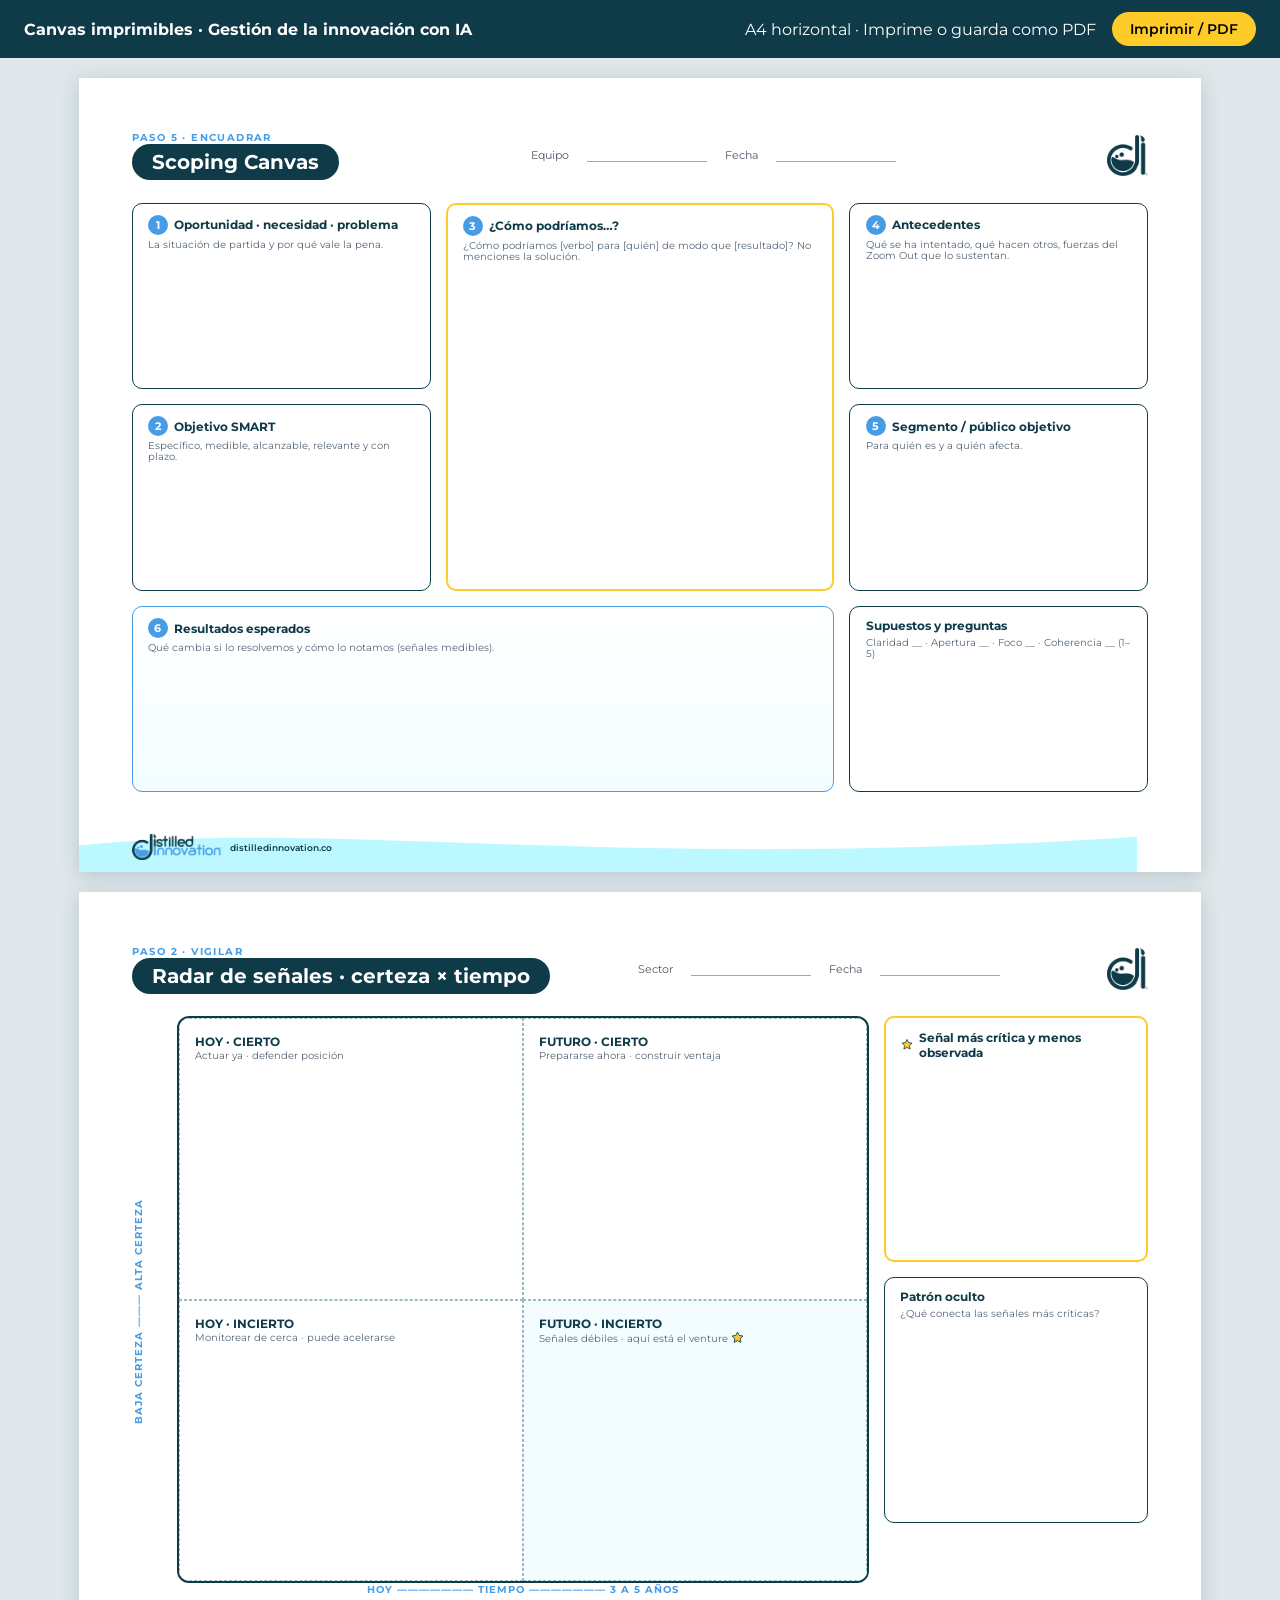
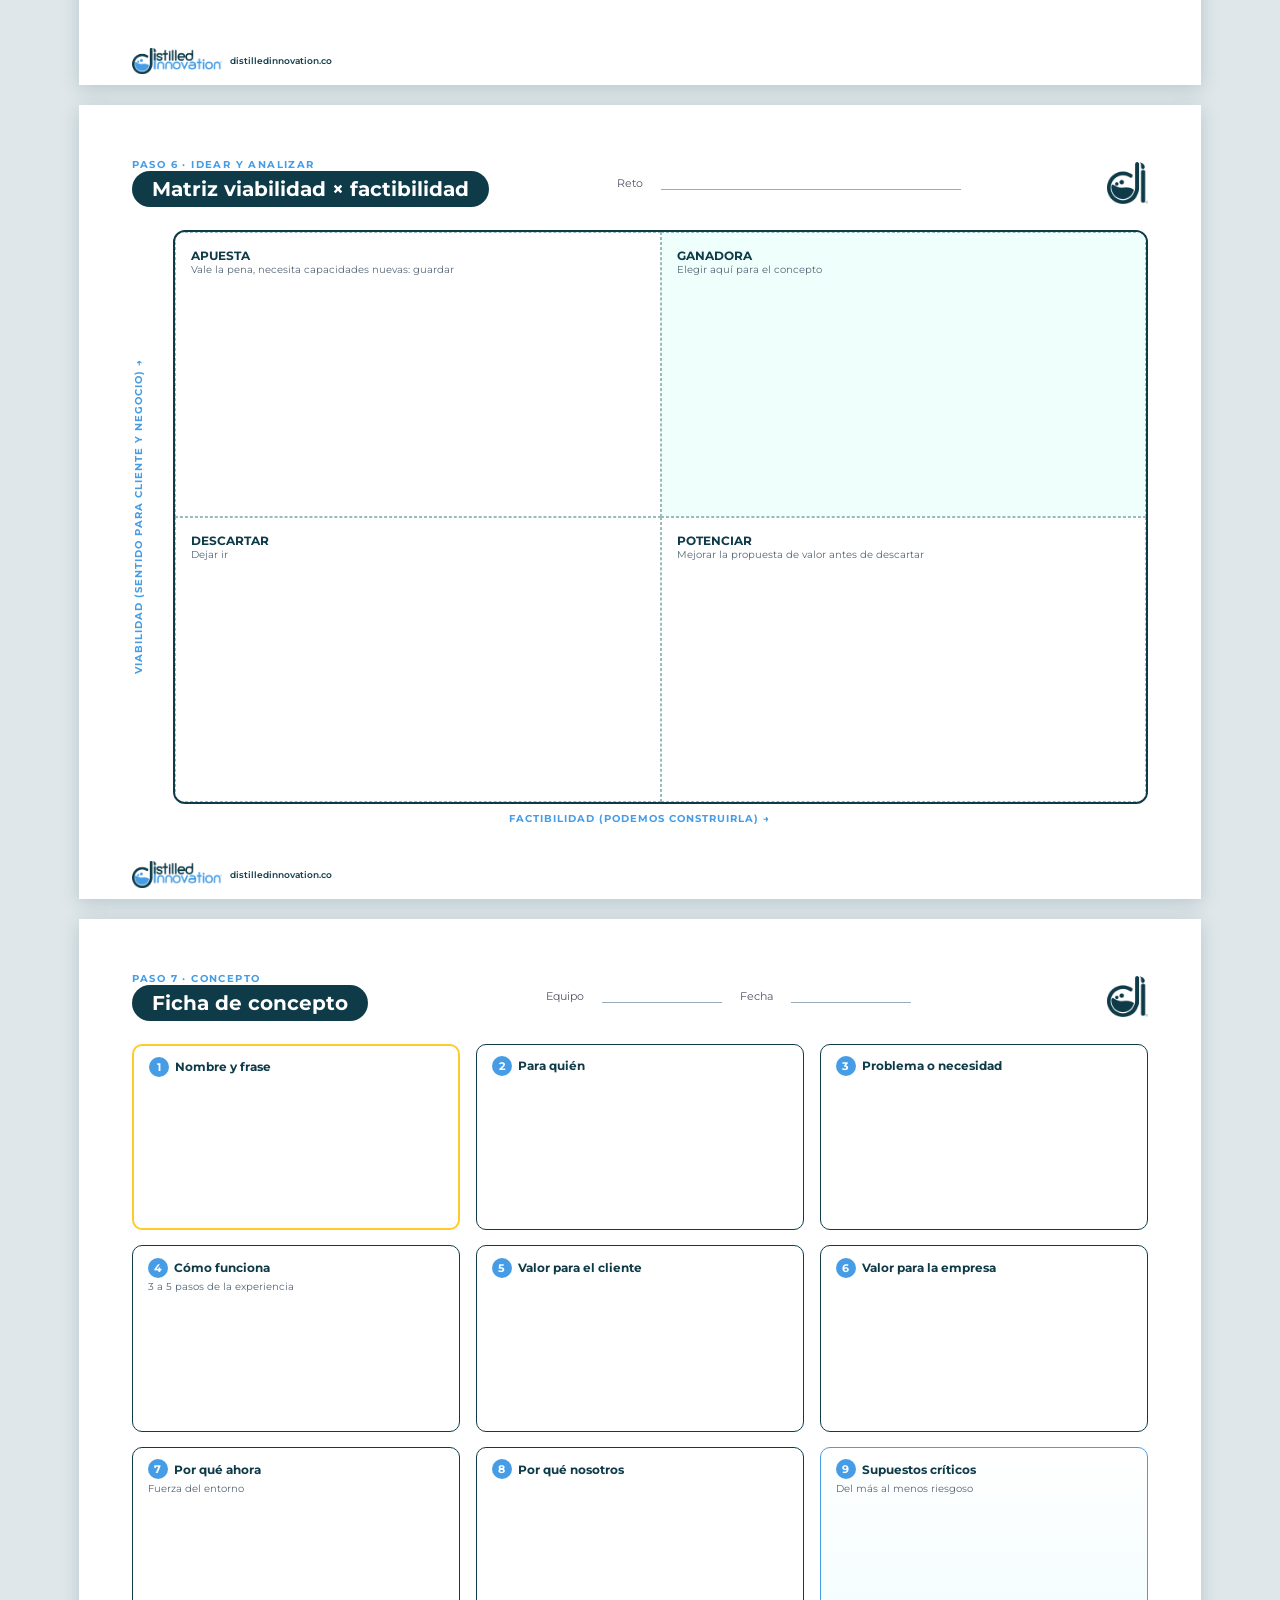
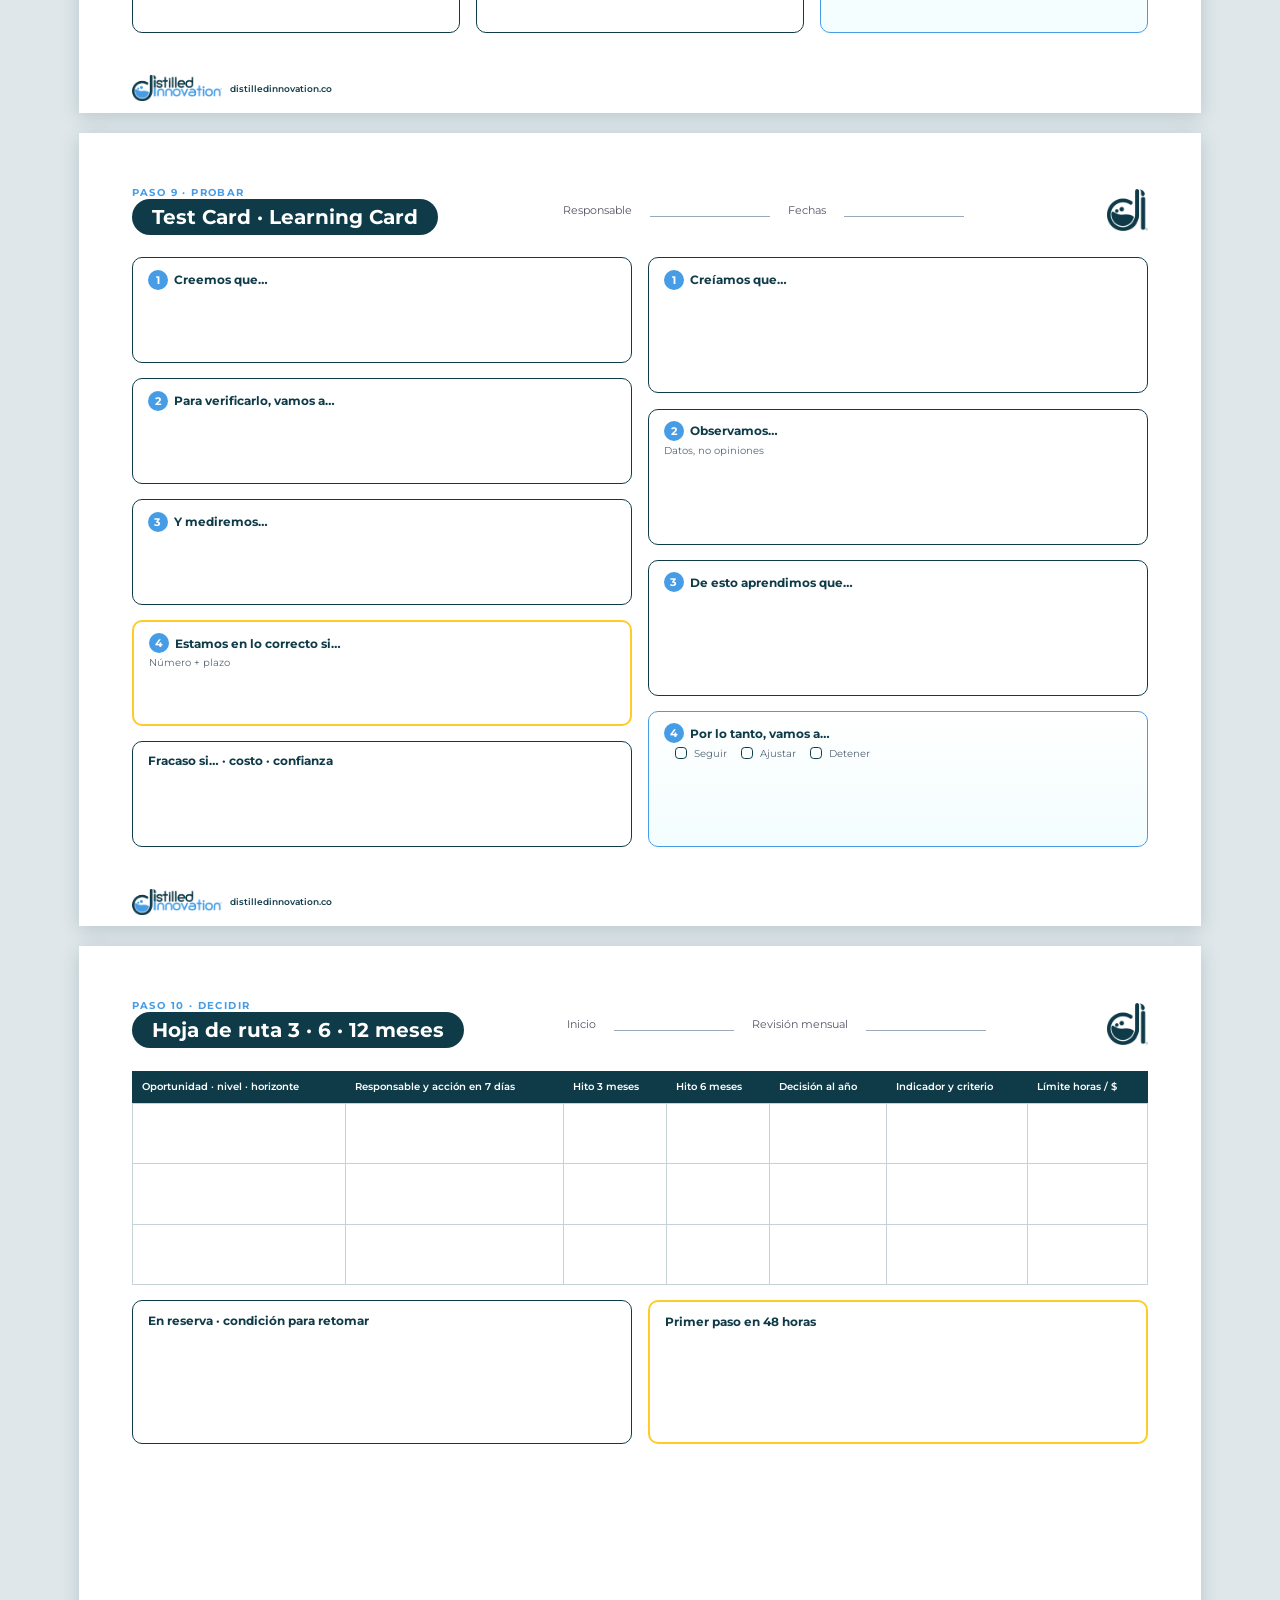
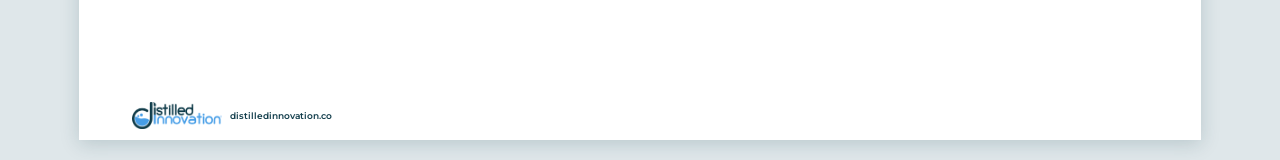
<file: plantillas/canvas-imprimibles.html>
<!DOCTYPE html>
<html lang="es">
<head>
<meta charset="utf-8">
<title>Canvas imprimibles · Gestión de la innovación con IA · Distilled Innovation</title>
<link rel="icon" type="image/png" href="../assets/brand/favicon.png">
<link href="https://fonts.googleapis.com/css2?family=Montserrat:wght@400;600;700&display=swap" rel="stylesheet">
<style>
:root{--teal:#0F3B49;--blue:#469DE6;--cyan:#BCF8FF;--mint:#00FFCC;--yellow:#FECB28;--ink:#1A1A1A;--gray:#F2F2F2}
*{box-sizing:border-box;margin:0;padding:0}
body{font-family:Montserrat,'Segoe UI',sans-serif;color:var(--ink);background:#dfe7ea}
@page{size:A4 landscape;margin:0}
.bar{position:sticky;top:0;background:var(--teal);color:#fff;padding:12px 24px;display:flex;gap:16px;align-items:center;z-index:2}
.bar b{flex:1}.bar button{background:var(--yellow);border:0;border-radius:99px;padding:8px 18px;font:600 14px Montserrat;cursor:pointer}
.page{width:297mm;height:210mm;margin:20px auto;background:#fff;position:relative;overflow:hidden;padding:14mm 14mm 18mm;page-break-after:always;box-shadow:0 4px 18px rgba(15,59,73,.18)}
.page header{display:flex;align-items:center;justify-content:space-between;margin-bottom:6mm}
.pill{background:var(--teal);color:#fff;border-radius:99px;padding:6px 20px;font-weight:700;font-size:20px}
.tag{font-size:10px;font-weight:700;letter-spacing:.14em;color:var(--blue);text-transform:uppercase}
.meta{font-size:11px;color:#556;display:flex;gap:18px}
.meta span{border-bottom:1px solid #9ab;min-width:120px;display:inline-block}
.grid{display:grid;gap:4mm;height:calc(100% - 22mm)}
.box{border:1.5px solid var(--teal);border-radius:10px;padding:3mm 4mm;position:relative}
.box h4{font-size:12px;color:var(--teal);font-weight:700;display:flex;gap:6px;align-items:center}
.box h4 i{font-style:normal;background:var(--blue);color:#fff;border-radius:50%;width:20px;height:20px;display:inline-grid;place-items:center;font-size:11px}
.box p{font-size:9.5px;color:#567;margin-top:1mm}
.box.hl{border-color:var(--blue);background:linear-gradient(180deg,#fff, #f3fdff)}
.box.y{border:2.5px solid var(--yellow)}
.wave{position:absolute;left:0;right:0;bottom:0;height:14mm}
.foot{position:absolute;bottom:3mm;left:14mm;font-size:9px;color:var(--teal);font-weight:600}
.quad{display:grid;grid-template-columns:1fr 1fr;grid-template-rows:1fr 1fr;gap:0;border:2px solid var(--teal);border-radius:12px;overflow:hidden}
.quad div{border:1px dashed #9bb;padding:4mm;font-size:12px;font-weight:700;color:var(--teal)}
.quad div small{display:block;font-weight:400;color:#567;font-size:10px}
.axis{font-size:10px;font-weight:700;color:var(--blue);letter-spacing:.1em;text-transform:uppercase}
table{width:100%;border-collapse:collapse;font-size:10px}
th{background:var(--teal);color:#fff;padding:2.5mm;text-align:left;font-weight:600}
td{border:1px solid #c5d3d8;height:16mm}
@media print{body{background:#fff}.bar{display:none}.page{margin:0;box-shadow:none}}
.foot{display:flex;align-items:center;gap:8px}.foot img{height:7mm;width:auto}
header .ds-mono{height:11mm;width:auto;margin-left:5mm;flex:none}
.cb{display:inline-block;width:3.2mm;height:3.2mm;border:1.4px solid var(--teal);border-radius:1mm;vertical-align:-.5mm;margin:0 1mm 0 3mm}
</style>
</head>
<body>
<div class="bar"><b>Canvas imprimibles · Gestión de la innovación con IA</b><span>A4 horizontal · Imprime o guarda como PDF</span><button onclick="print()">Imprimir / PDF</button></div>

<!-- 1 Scoping canvas -->
<section class="page">
<header><div><div class="tag">Paso 5 · Encuadrar</div><div class="pill">Scoping Canvas</div></div><div class="meta">Equipo <span></span> Fecha <span></span></div><img class="ds-mono" src="../assets/brand/monogram-navy.png" alt=""></header>
<div class="grid" style="grid-template-columns:1fr 1.3fr 1fr;grid-template-rows:1fr 1fr 1fr">
<div class="box" style="grid-row:span 1"><h4><i>1</i>Oportunidad · necesidad · problema</h4><p>La situación de partida y por qué vale la pena.</p></div>
<div class="box y" style="grid-row:span 2"><h4><i>3</i>¿Cómo podríamos…?</h4><p>¿Cómo podríamos [verbo] para [quién] de modo que [resultado]? No menciones la solución.</p></div>
<div class="box"><h4><i>4</i>Antecedentes</h4><p>Qué se ha intentado, qué hacen otros, fuerzas del Zoom Out que lo sustentan.</p></div>
<div class="box"><h4><i>2</i>Objetivo SMART</h4><p>Específico, medible, alcanzable, relevante y con plazo.</p></div>
<div class="box"><h4><i>5</i>Segmento / público objetivo</h4><p>Para quién es y a quién afecta.</p></div>
<div class="box hl" style="grid-column:span 2"><h4><i>6</i>Resultados esperados</h4><p>Qué cambia si lo resolvemos y cómo lo notamos (señales medibles).</p></div>
<div class="box"><h4>Supuestos y preguntas</h4><p>Claridad __ · Apertura __ · Foco __ · Coherencia __ (1–5)</p></div>
</div>
<svg class="wave" viewBox="0 0 1200 60" preserveAspectRatio="none"><path d="M0 30 C300 0 600 60 1200 20 V60 H0Z" fill="#BCF8FF"/></svg>
<div class="foot"><img src="../assets/brand/logo-color.png" alt="Distilled Innovation®"><span>distilledinnovation.co</span></div>
</section>

<!-- 2 Radar -->
<section class="page">
<header><div><div class="tag">Paso 2 · Vigilar</div><div class="pill">Radar de señales · certeza × tiempo</div></div><div class="meta">Sector <span></span> Fecha <span></span></div><img class="ds-mono" src="../assets/brand/monogram-navy.png" alt=""></header>
<div style="display:grid;grid-template-columns:8mm 1fr 70mm;gap:4mm;height:calc(100% - 22mm)">
<div class="axis" style="writing-mode:vertical-rl;transform:rotate(180deg);text-align:center">Baja certeza ——— Alta certeza</div>
<div style="display:grid;grid-template-rows:1fr 6mm">
<div class="quad"><div>HOY · CIERTO<small>Actuar ya · defender posición</small></div><div>FUTURO · CIERTO<small>Prepararse ahora · construir ventaja</small></div><div>HOY · INCIERTO<small>Monitorear de cerca · puede acelerarse</small></div><div style="background:#f3fdff">FUTURO · INCIERTO<small>Señales débiles · aquí está el venture <svg viewBox="0 0 24 24" width="13" height="13" fill="#FECB28" stroke="#0F3B49" stroke-width="1.6" stroke-linejoin="round" style="vertical-align:-2px"><polygon points="12 2 15.09 8.26 22 9.27 17 14.14 18.18 21.02 12 17.77 5.82 21.02 7 14.14 2 9.27 8.91 8.26 12 2"/></svg></small></div></div>
<div class="axis" style="text-align:center">Hoy ——————— Tiempo ——————— 3 a 5 años</div></div>
<div class="grid" style="grid-template-rows:1fr 1fr"><div class="box y"><h4><svg viewBox="0 0 24 24" width="13" height="13" fill="#FECB28" stroke="#0F3B49" stroke-width="1.6" stroke-linejoin="round" style="vertical-align:-2px"><polygon points="12 2 15.09 8.26 22 9.27 17 14.14 18.18 21.02 12 17.77 5.82 21.02 7 14.14 2 9.27 8.91 8.26 12 2"/></svg> Señal más crítica y menos observada</h4></div><div class="box"><h4>Patrón oculto</h4><p>¿Qué conecta las señales más críticas?</p></div></div>
</div>
<div class="foot"><img src="../assets/brand/logo-color.png" alt="Distilled Innovation®"><span>distilledinnovation.co</span></div>
</section>

<!-- 3 Matriz VxF -->
<section class="page">
<header><div><div class="tag">Paso 6 · Idear y analizar</div><div class="pill">Matriz viabilidad × factibilidad</div></div><div class="meta">Reto <span style="min-width:300px"></span></div><img class="ds-mono" src="../assets/brand/monogram-navy.png" alt=""></header>
<div style="display:grid;grid-template-columns:8mm 1fr;gap:3mm;height:calc(100% - 26mm)">
<div class="axis" style="writing-mode:vertical-rl;transform:rotate(180deg);text-align:center">Viabilidad (sentido para cliente y negocio) →</div>
<div class="quad"><div>APUESTA<small>Vale la pena, necesita capacidades nuevas: guardar</small></div><div style="background:#effffb">GANADORA<small>Elegir aquí para el concepto</small></div><div>DESCARTAR<small>Dejar ir</small></div><div>POTENCIAR<small>Mejorar la propuesta de valor antes de descartar</small></div></div>
</div>
<div class="axis" style="text-align:center;margin-top:2mm">Factibilidad (podemos construirla) →</div>
<div class="foot"><img src="../assets/brand/logo-color.png" alt="Distilled Innovation®"><span>distilledinnovation.co</span></div>
</section>

<!-- 4 Ficha de concepto -->
<section class="page">
<header><div><div class="tag">Paso 7 · Concepto</div><div class="pill">Ficha de concepto</div></div><div class="meta">Equipo <span></span> Fecha <span></span></div><img class="ds-mono" src="../assets/brand/monogram-navy.png" alt=""></header>
<div class="grid" style="grid-template-columns:repeat(3,1fr);grid-template-rows:repeat(3,1fr)">
<div class="box y"><h4><i>1</i>Nombre y frase</h4></div><div class="box"><h4><i>2</i>Para quién</h4></div><div class="box"><h4><i>3</i>Problema o necesidad</h4></div>
<div class="box" style="grid-row:span 1"><h4><i>4</i>Cómo funciona</h4><p>3 a 5 pasos de la experiencia</p></div><div class="box"><h4><i>5</i>Valor para el cliente</h4></div><div class="box"><h4><i>6</i>Valor para la empresa</h4></div>
<div class="box"><h4><i>7</i>Por qué ahora</h4><p>Fuerza del entorno</p></div><div class="box"><h4><i>8</i>Por qué nosotros</h4></div><div class="box hl"><h4><i>9</i>Supuestos críticos</h4><p>Del más al menos riesgoso</p></div>
</div>
<div class="foot"><img src="../assets/brand/logo-color.png" alt="Distilled Innovation®"><span>distilledinnovation.co</span></div>
</section>

<!-- 5 Test & Learning -->
<section class="page">
<header><div><div class="tag">Paso 9 · Probar</div><div class="pill">Test Card · Learning Card</div></div><div class="meta">Responsable <span></span> Fechas <span></span></div><img class="ds-mono" src="../assets/brand/monogram-navy.png" alt=""></header>
<div class="grid" style="grid-template-columns:1fr 1fr">
<div class="grid" style="grid-template-rows:repeat(5,1fr);height:100%"><div class="box"><h4><i>1</i>Creemos que…</h4></div><div class="box"><h4><i>2</i>Para verificarlo, vamos a…</h4></div><div class="box"><h4><i>3</i>Y mediremos…</h4></div><div class="box y"><h4><i>4</i>Estamos en lo correcto si…</h4><p>Número + plazo</p></div><div class="box"><h4>Fracaso si… · costo · confianza</h4></div></div>
<div class="grid" style="grid-template-rows:repeat(4,1fr);height:100%"><div class="box"><h4><i>1</i>Creíamos que…</h4></div><div class="box"><h4><i>2</i>Observamos…</h4><p>Datos, no opiniones</p></div><div class="box"><h4><i>3</i>De esto aprendimos que…</h4></div><div class="box hl"><h4><i>4</i>Por lo tanto, vamos a…</h4><p><span class="cb"></span> Seguir <span class="cb"></span> Ajustar <span class="cb"></span> Detener</p></div></div>
</div>
<div class="foot"><img src="../assets/brand/logo-color.png" alt="Distilled Innovation®"><span>distilledinnovation.co</span></div>
</section>

<!-- 6 Hoja de ruta -->
<section class="page">
<header><div><div class="tag">Paso 10 · Decidir</div><div class="pill">Hoja de ruta 3 · 6 · 12 meses</div></div><div class="meta">Inicio <span></span> Revisión mensual <span></span></div><img class="ds-mono" src="../assets/brand/monogram-navy.png" alt=""></header>
<table><tr><th>Oportunidad · nivel · horizonte</th><th>Responsable y acción en 7 días</th><th>Hito 3 meses</th><th>Hito 6 meses</th><th>Decisión al año</th><th>Indicador y criterio</th><th>Límite horas / $</th></tr>
<tr><td></td><td></td><td></td><td></td><td></td><td></td><td></td></tr><tr><td></td><td></td><td></td><td></td><td></td><td></td><td></td></tr><tr><td></td><td></td><td></td><td></td><td></td><td></td><td></td></tr></table>
<div class="grid" style="grid-template-columns:1fr 1fr;height:38mm;margin-top:4mm"><div class="box"><h4>En reserva · condición para retomar</h4></div><div class="box y"><h4>Primer paso en 48 horas</h4></div></div>
<div class="foot"><img src="../assets/brand/logo-color.png" alt="Distilled Innovation®"><span>distilledinnovation.co</span></div>
</section>
</body>
</html>
</file>
